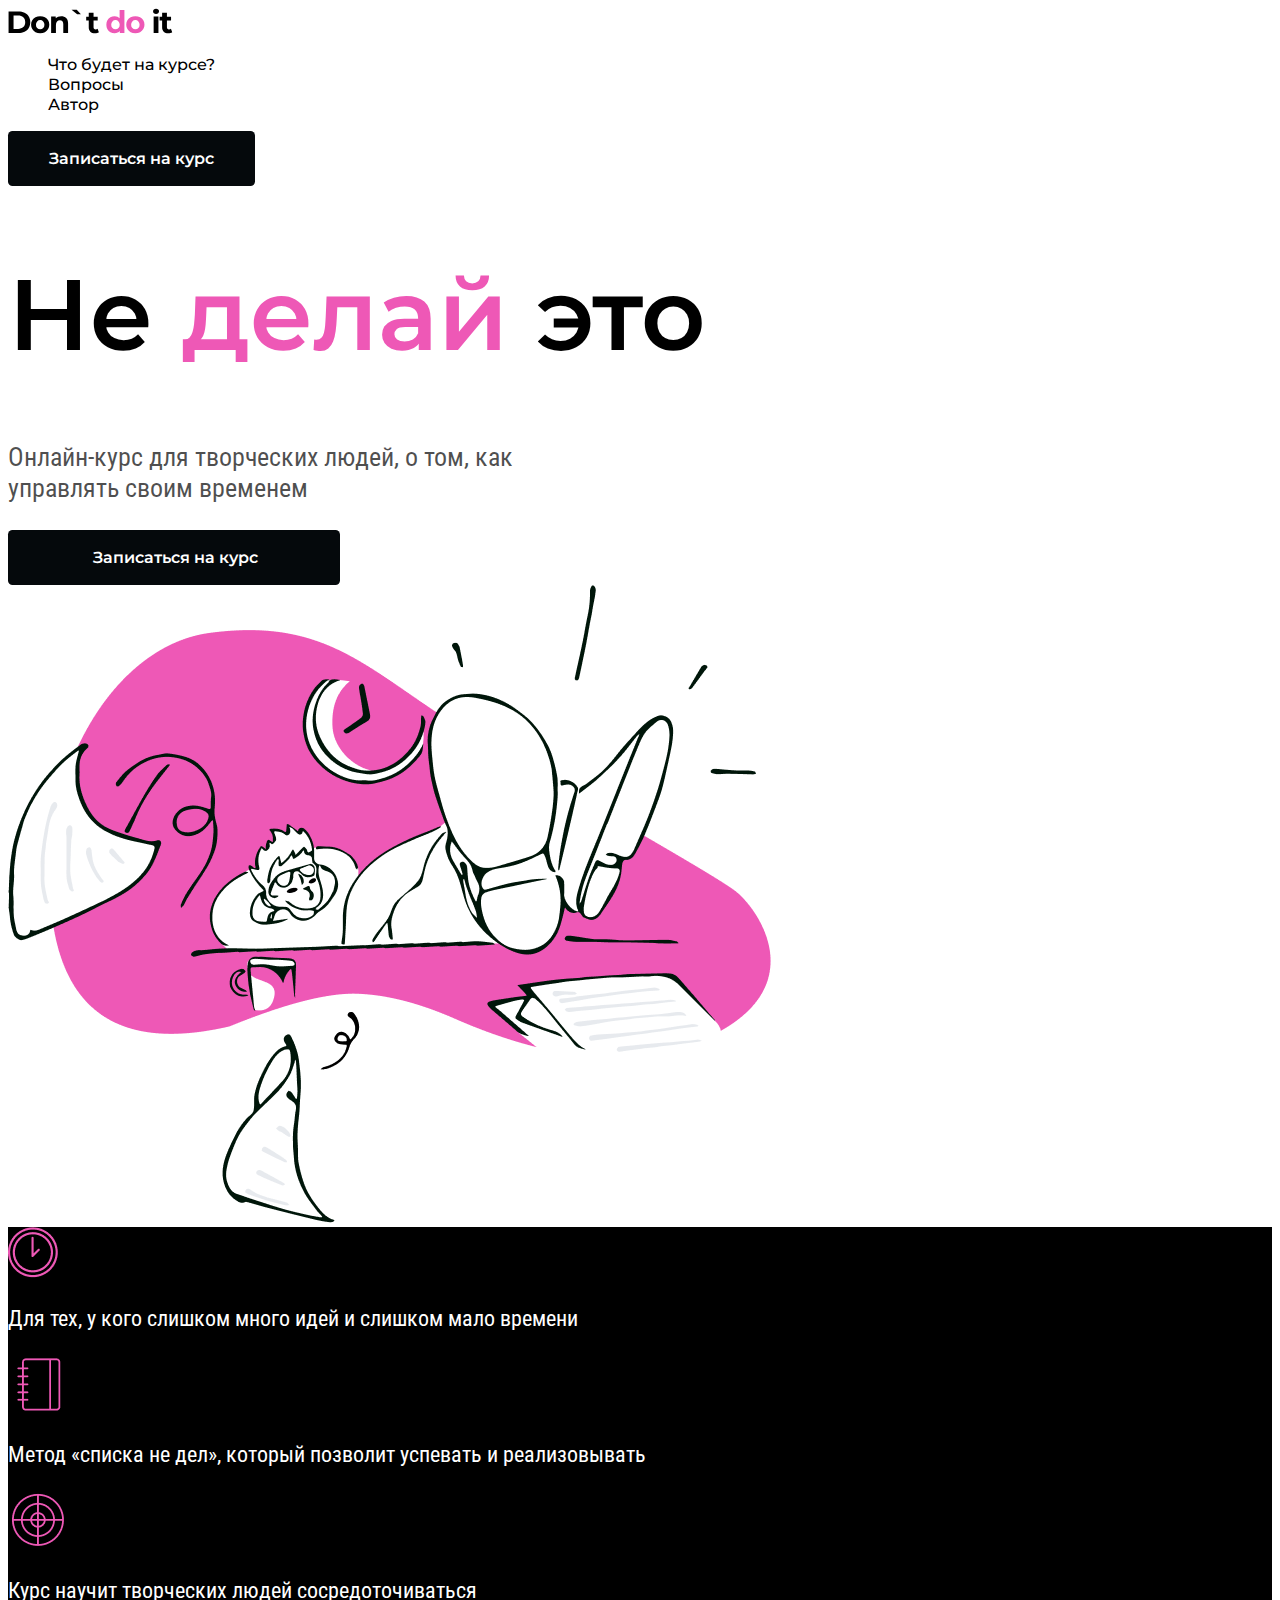
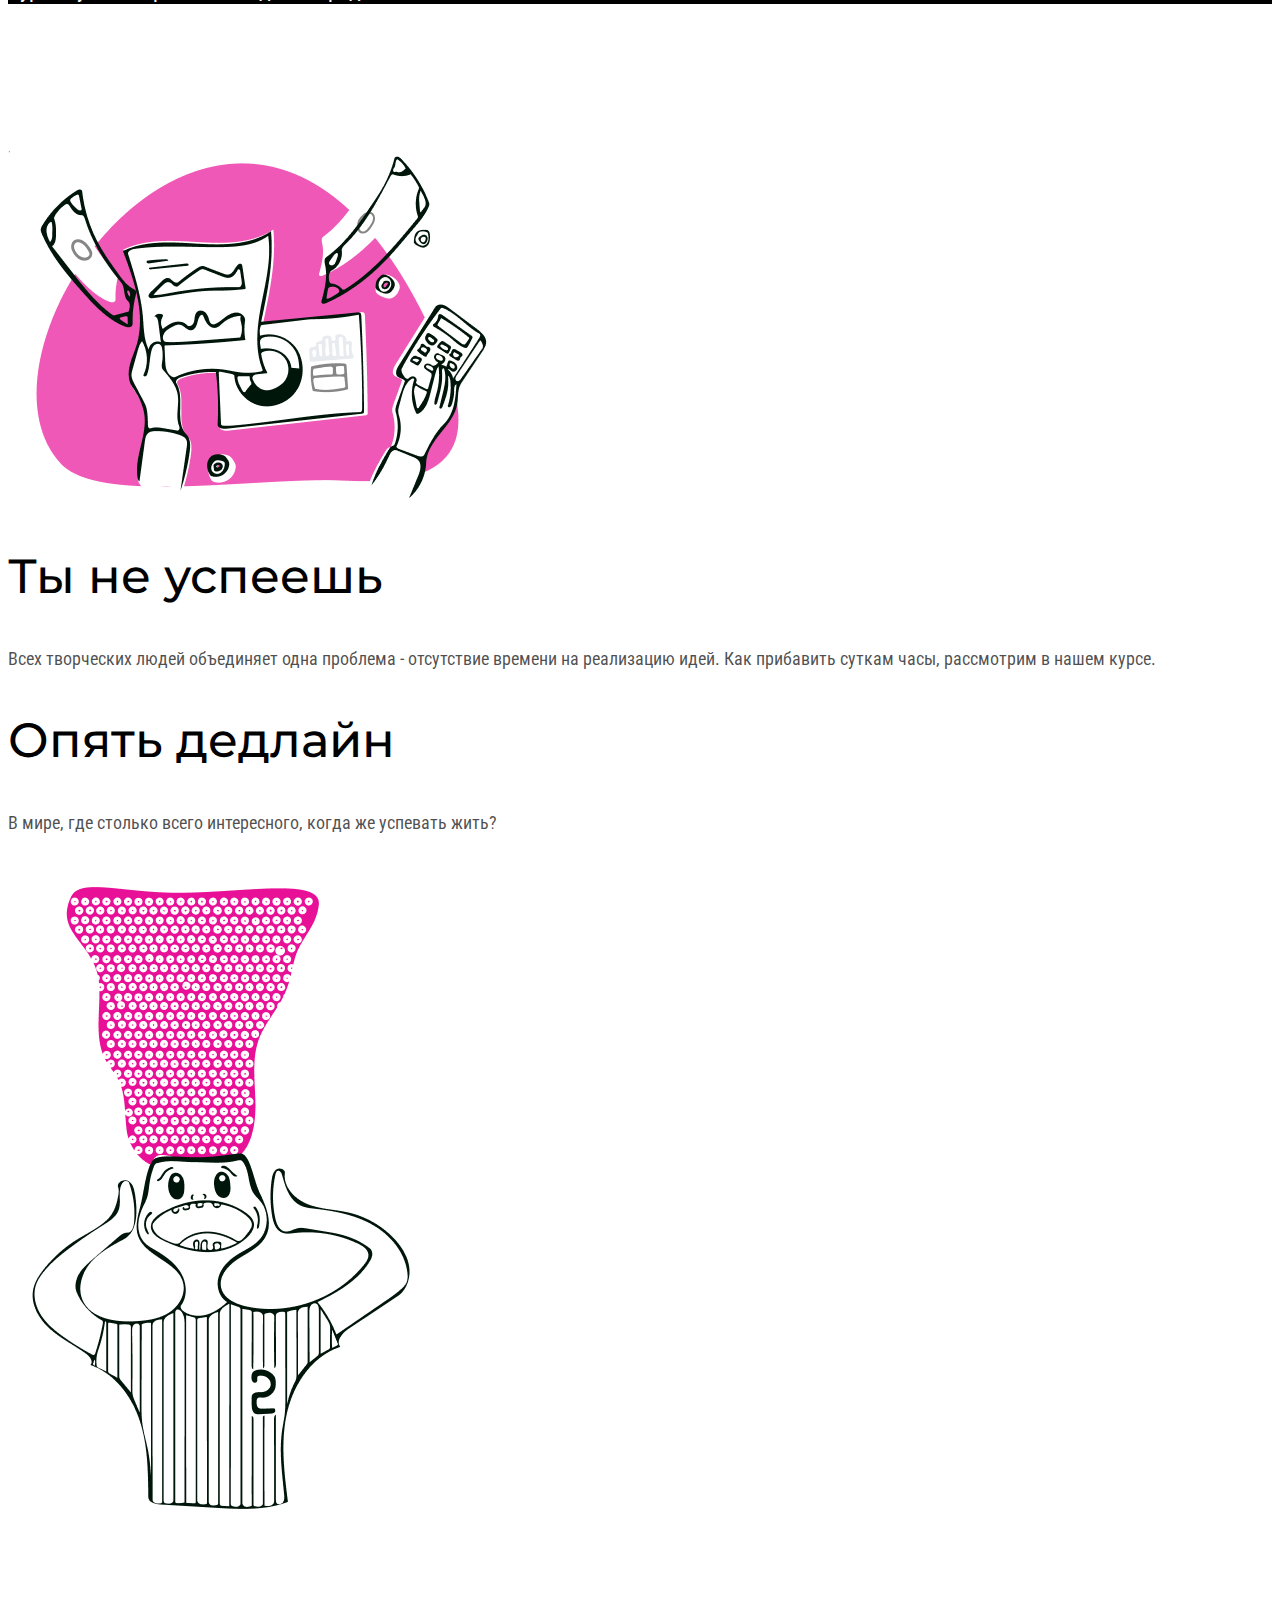
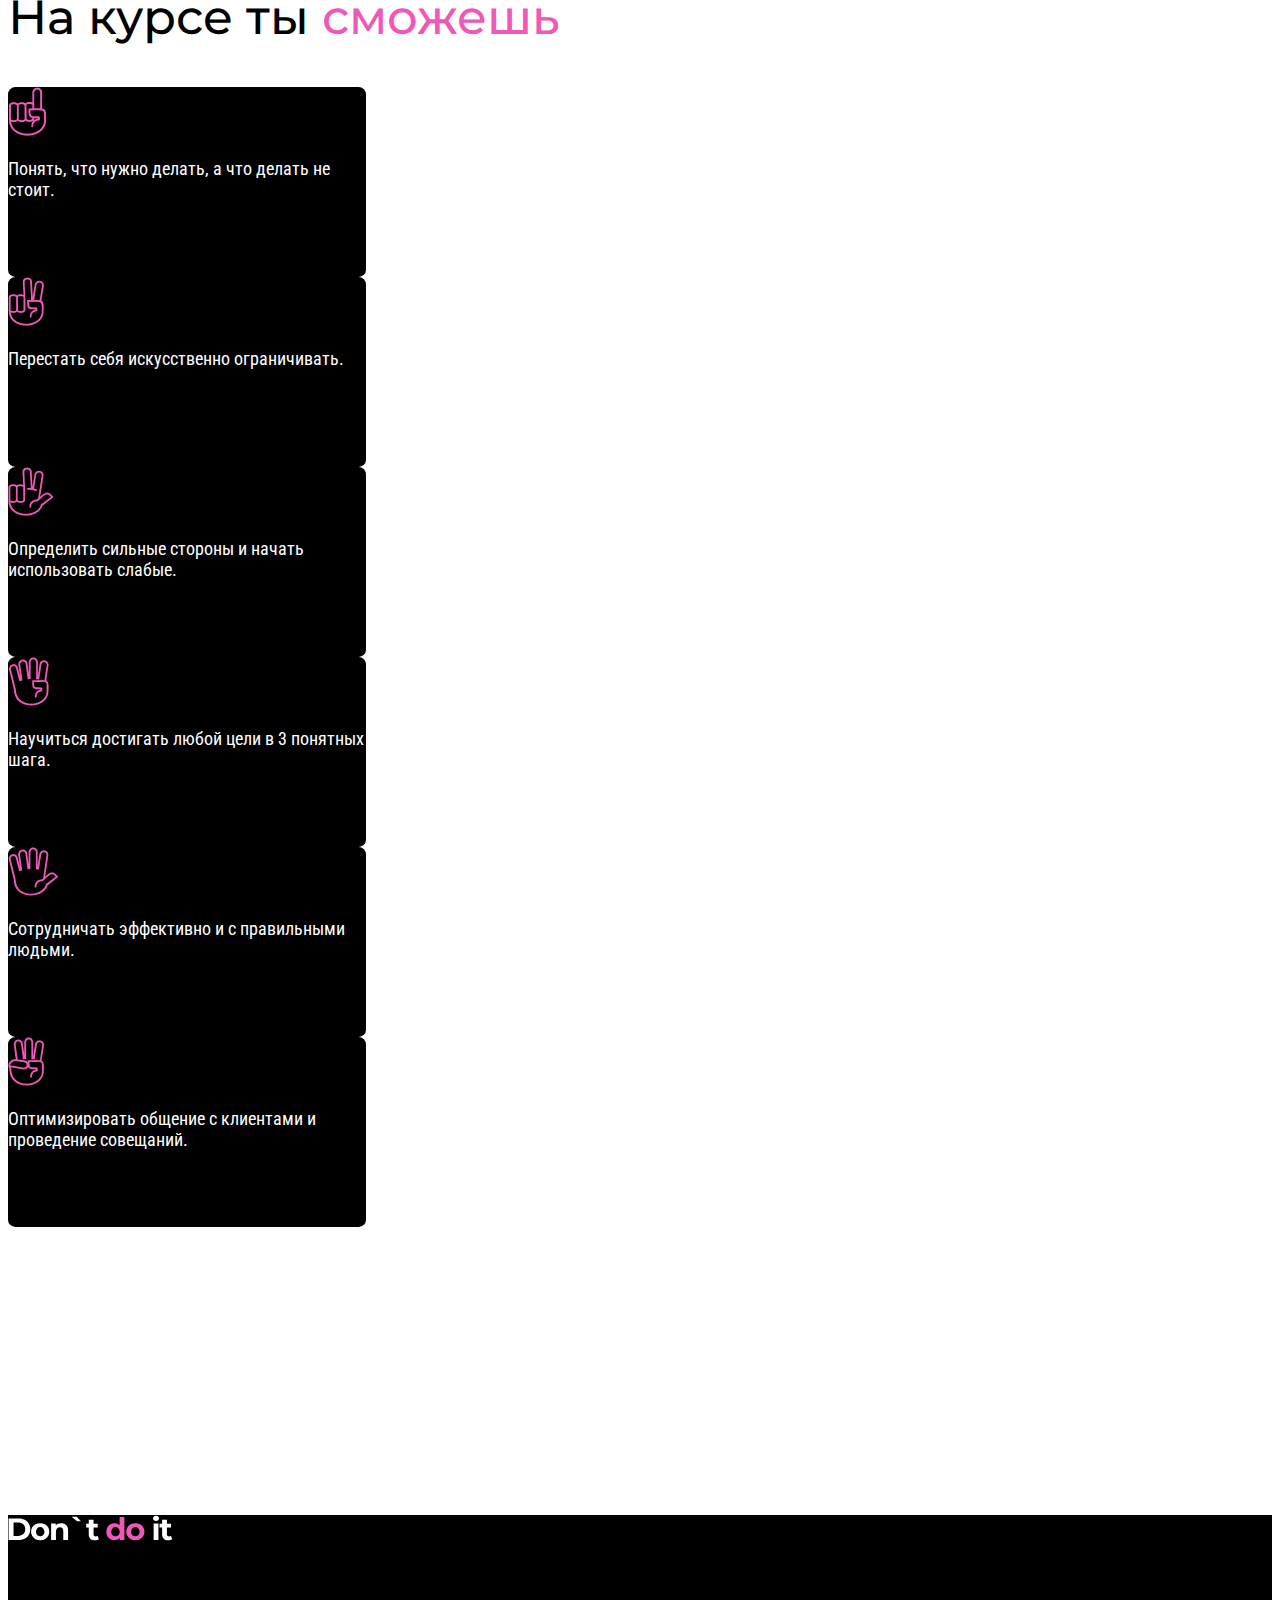
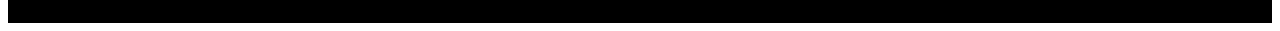
<file: LW5/index.html>
<!DOCTYPE html>
<html lang="ru">
<head>
	<meta charset="UTF-8">
	<meta name="viewport" content="width=device-width, initial-scale=1.0">
	<link href="https://fonts.googleapis.com/css2?family=Montserrat:wght@500;600;700&family=Noto+Sans:wght@700&family=Roboto+Condensed&display=swap" rel="stylesheet">
  	<link rel="stylesheet" href="css/style.css">
 	<title>Don't do it</title>
</head>
<body>
	<header class="header">
		<img class="header__logo" src="images/logo.svg" alt="logotype"/>
		<nav class="header__menu">
			<ul class="header__inline-list">
			    <li><a href="#" class="header__nav-link">Что будет на курсе?</a></li>
				<li><a href="#" class="header__nav-link"></a>Вопросы</li>
				<li><a href="#" class="header__nav-link"></a>Автор</li>	
			</ul>
			<div class="header__button button">Записаться на курс</div>
		</nav>
	</header>

	<div class="main">
		<div class="main__info">
        	<h1 class="main__title">Не <span class="pink">делай</span> это</h1>   
        	<p class="main__text">Онлайн-курс для творческих людей, о том, как<br>управлять своим временем</p>
        	<div class="main__button button">Записаться на курс</div>	
		</div>
		<div class="main__illustration">
			<img src="images/main-illustration.png" alt="chill"/>
		</div>	
	</div>

	<div class="features">
		<div class="features__blocks">
			<div class="features__time">
				<img src="images/clock.png" alt="clock" />
                <p class="feature__time-description">Для тех, у кого слишком много идей и слишком мало времени</p>
			</div>
			<div class="features__notebook">
				<img src="images/notebook.png" alt="notebook" />
                <p class="feature__notebook-description">Метод «списка не дел», который позволит успевать и реализовывать</p>
			</div>
			<div class="features__target">
				<img src="images/target.png" alt="target" />
                <p class="feature__target-description">Курс научит творческих людей сосредоточиваться</p>
			</div>
		</div>
	</div>

	<div class="deadline">
		<div class="deadline__fail">
			<div class="deadline__image">
            	<img src="images/finances.png" alt="finances" />
            </div>
      		<div class="deadline__fail-text">
        		<h2 class="deadline__title">Ты не успеешь</h2>
        		<p class="deadline__description">Всех творческих людей объединяет одна проблема - отсутствие времени на реализацию идей. Как прибавить суткам часы, рассмотрим в нашем курсе.</p>
      		</div>
		</div>
		<div class="deadline__again">
			<div class="deadline__again-text">
        		<h2 class="deadline__title">Опять дедлайн</h2>
        		<p class="deadline__description">В мире, где столько всего интересного, когда же успевать жить?</p>
      		</div>
      		<div class="deadline__image">
        		<img src="images/blowing.png" alt="blowing" />
      		</div>
			
		</div>
	</div>

	<div class="opportunities">
		<h2 class="opportunities__title">На курсе ты <span class="pink">сможешь</span></h2>	
		<div class="opportunities__blocks">
			<div class="opportunities__block block-first">
      			<img src="images/hand_one.png" alt="hand first" />
      			<p class="opportunities__block-description">Понять, что нужно делать, а что делать не стоит.</p>
    		</div>
    		<div class="opportunities__block block-second">
    		  	<img src="images/hand_two.png" alt="hand second" />
    		  	<p class="opportunities__block-description">Перестать себя искусственно ограничивать.</p>
    		</div>
    		<div class="opportunities__block block-third">
      			<img src="images/hand_three.png" alt="hand third" />
     			 <p class="opportunities__block-description">Определить сильные стороны и начать использовать слабые.</p>
    		</div>
    		<div class="opportunities__block block-fourth">
    		  	<img src="images/hand_four.png" alt="hand fourth" />
    		  	<p class="opportunities__block-description">Научиться достигать любой цели в 3 понятных шага.</		p>
    		</div>
    		<div class="opportunities__block block-fifth">
      			<img src="images/hand_five.png" alt="hand fifth" />
     			 <p class="opportunities__block-description">Сотрудничать эффективно и с правильными людьми.</p>
    		</div>
    		<div class="opportunities__block block-sixth">
      			<img src="images/hand_six.png" alt="hand sixth" />
      			<p class="opportunities__block-description">Оптимизировать общение с клиентами и проведение совещаний.</p>
    		</div>
		</div>
	</div>

	<footer class="footer">
		<img class="footer__logo" src="images/logo-white.svg" alt="logotype" />
	</footer>
	
</body>
</html>
</file>
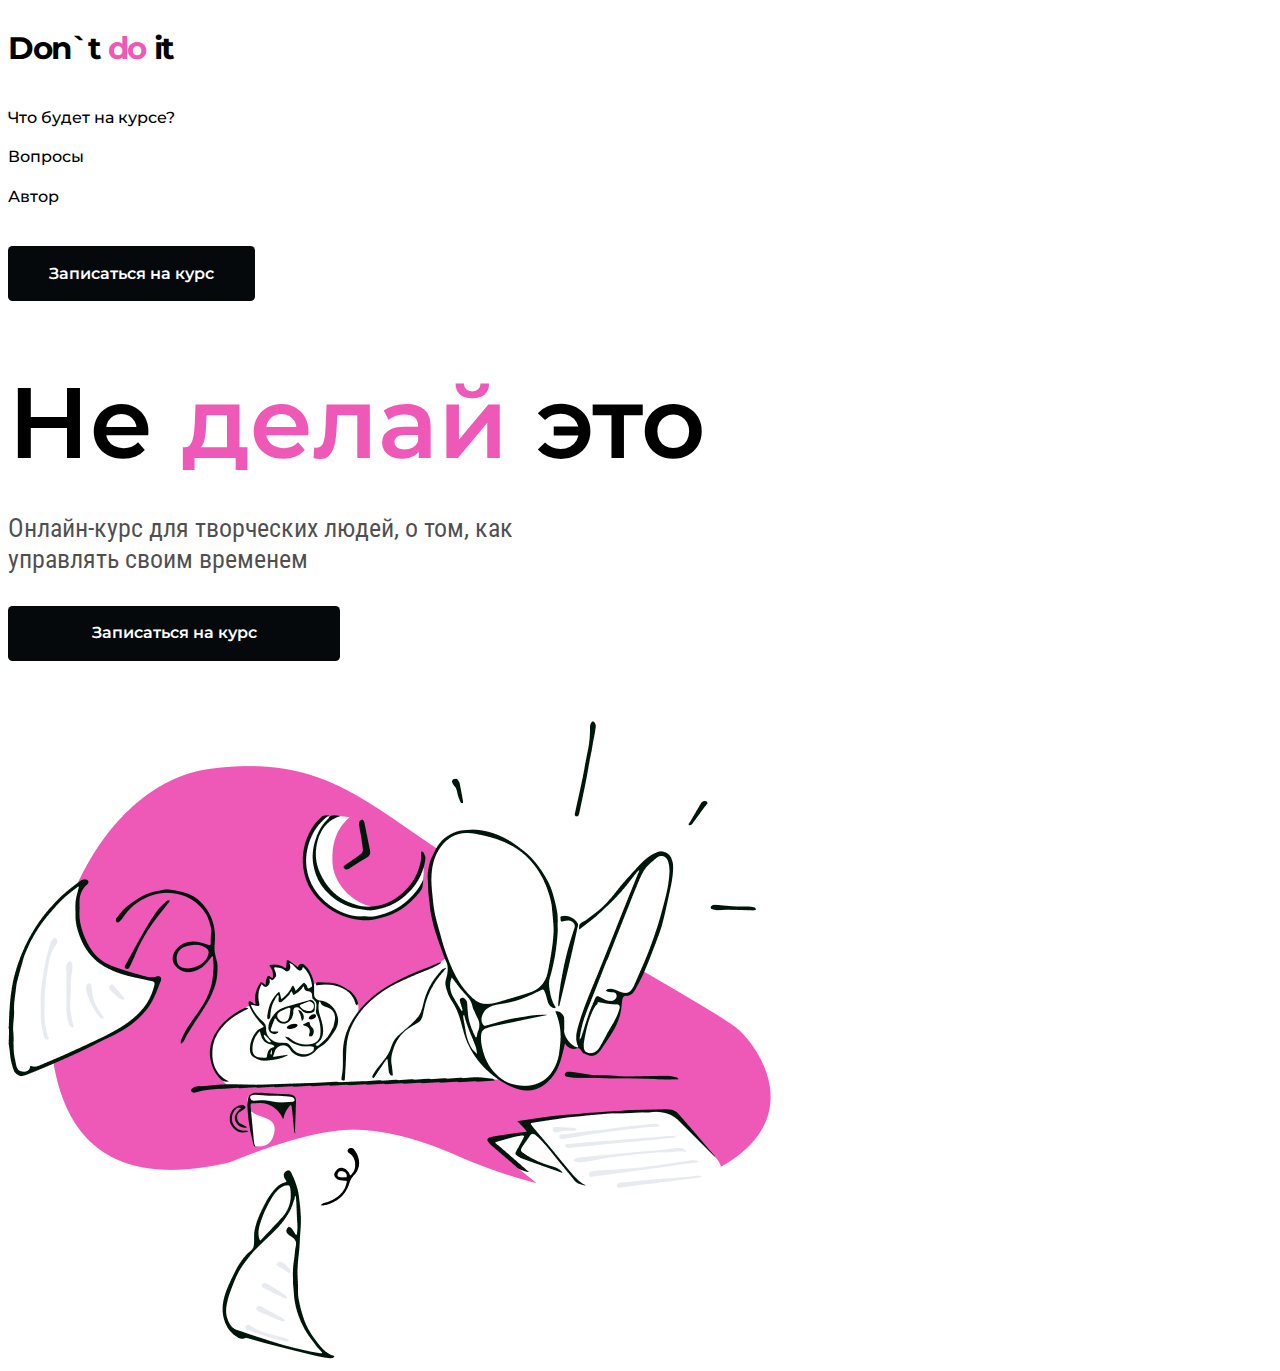
<file: LW5_2/index.html>
<!DOCTYPE html>
<html lang="ru">
<head>
    <meta charset="UTF-8">
    <link href="https://fonts.googleapis.com/css2?family=Montserrat:wght@500;700&family=Roboto+Condensed&display=swap" rel="stylesheet">
    <link rel="stylesheet" href="css/style.css">
    <title>Don't do it</title>
</head>
<body>
    <header class="header">
        <div class="header__logo">Don`t <span class="span">do</span> it</div>
        <div class="header__info">
            <div class="header__info__elem">Что будет на курсе?</div>
            <div class="header__info__elem">Вопросы</div>
            <div class="header__info__elem">Автор</div>
        </div>
        <button class="button header__button">Записаться на курс</button>
    </header>
    <section class="main">
        <div class="main__about">
            <h1 class="main__about_h1">Не <span class="span">делай</span> это</h1>
            <div class="main__about_descr">Онлайн-курс для творческих людей, о том, как<br> управлять своим временем </div>
            <button class="button main__about_button">Записаться на курс</button>  
        </div>
        <div class="main__illustration">
          <img src="images/done.png" alt="" class="main__illustration_img">
        </div>
    </section>
</body>
</html>
</file>
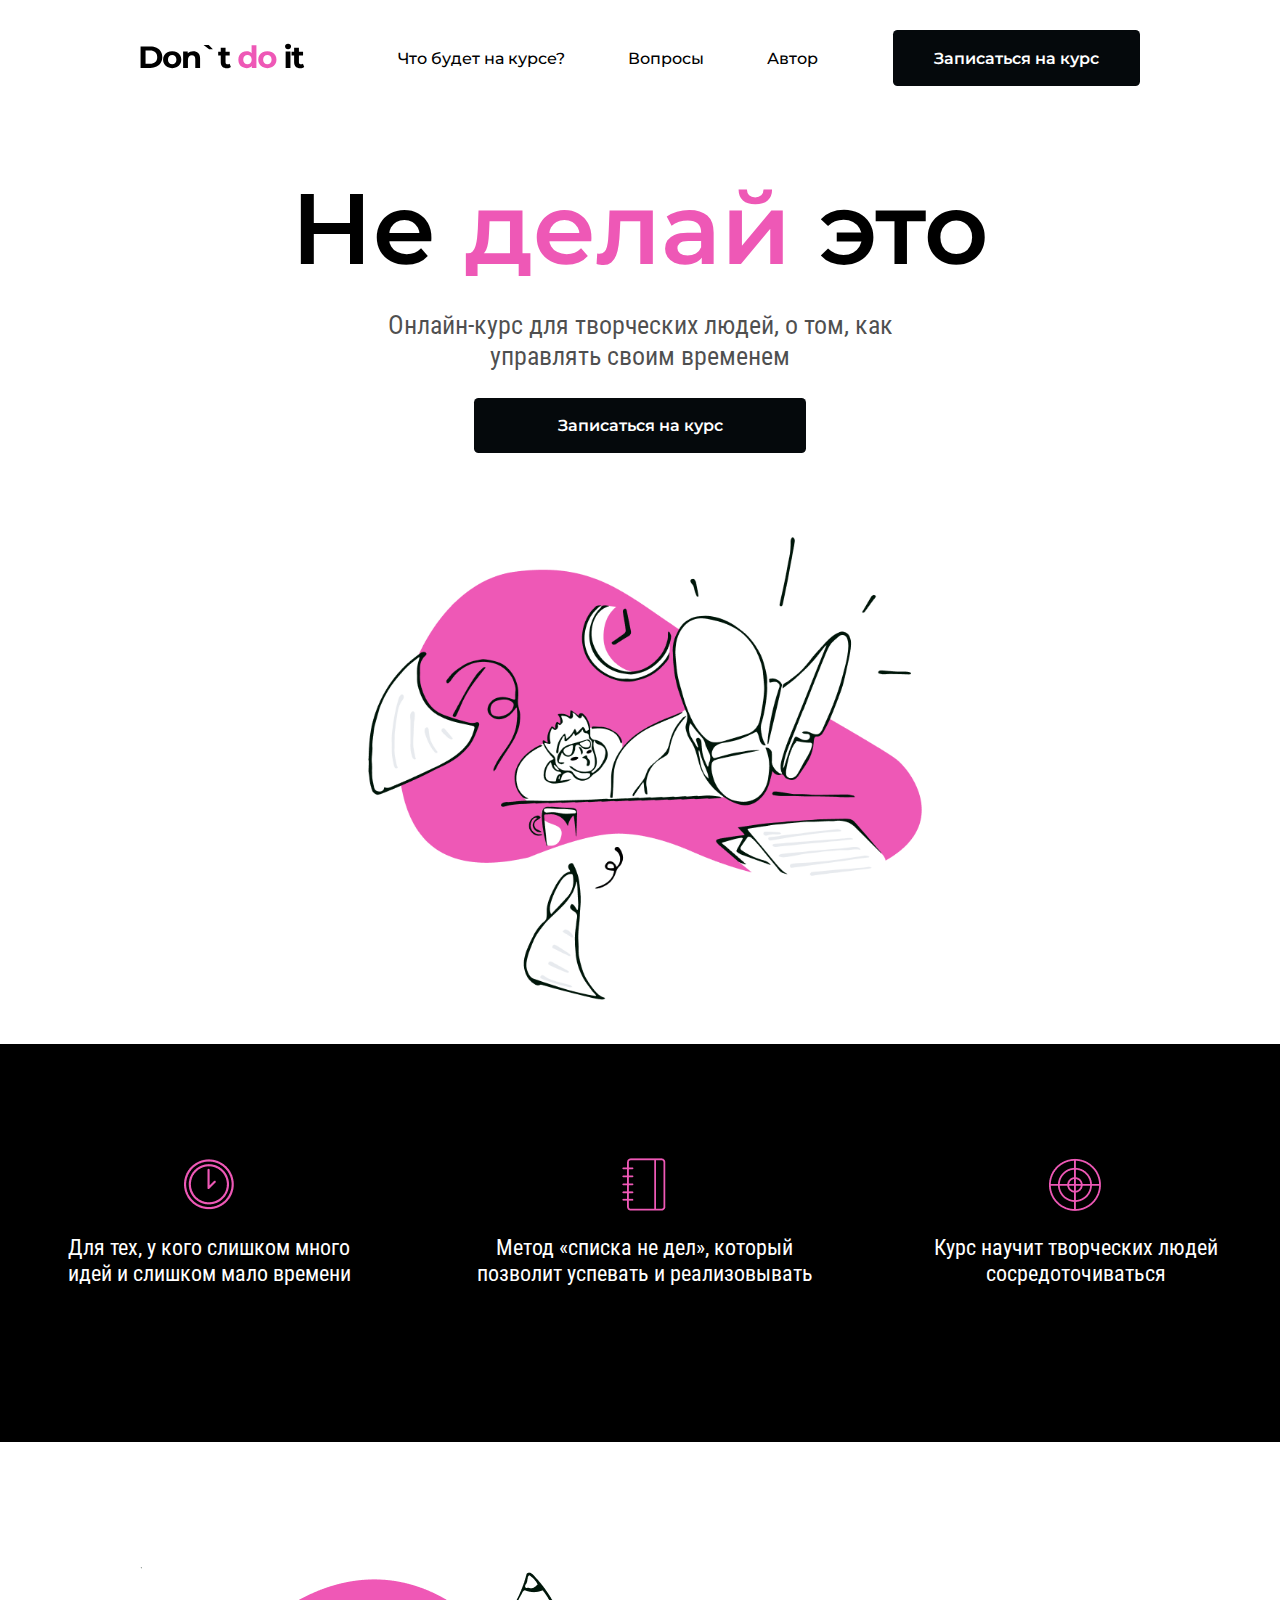
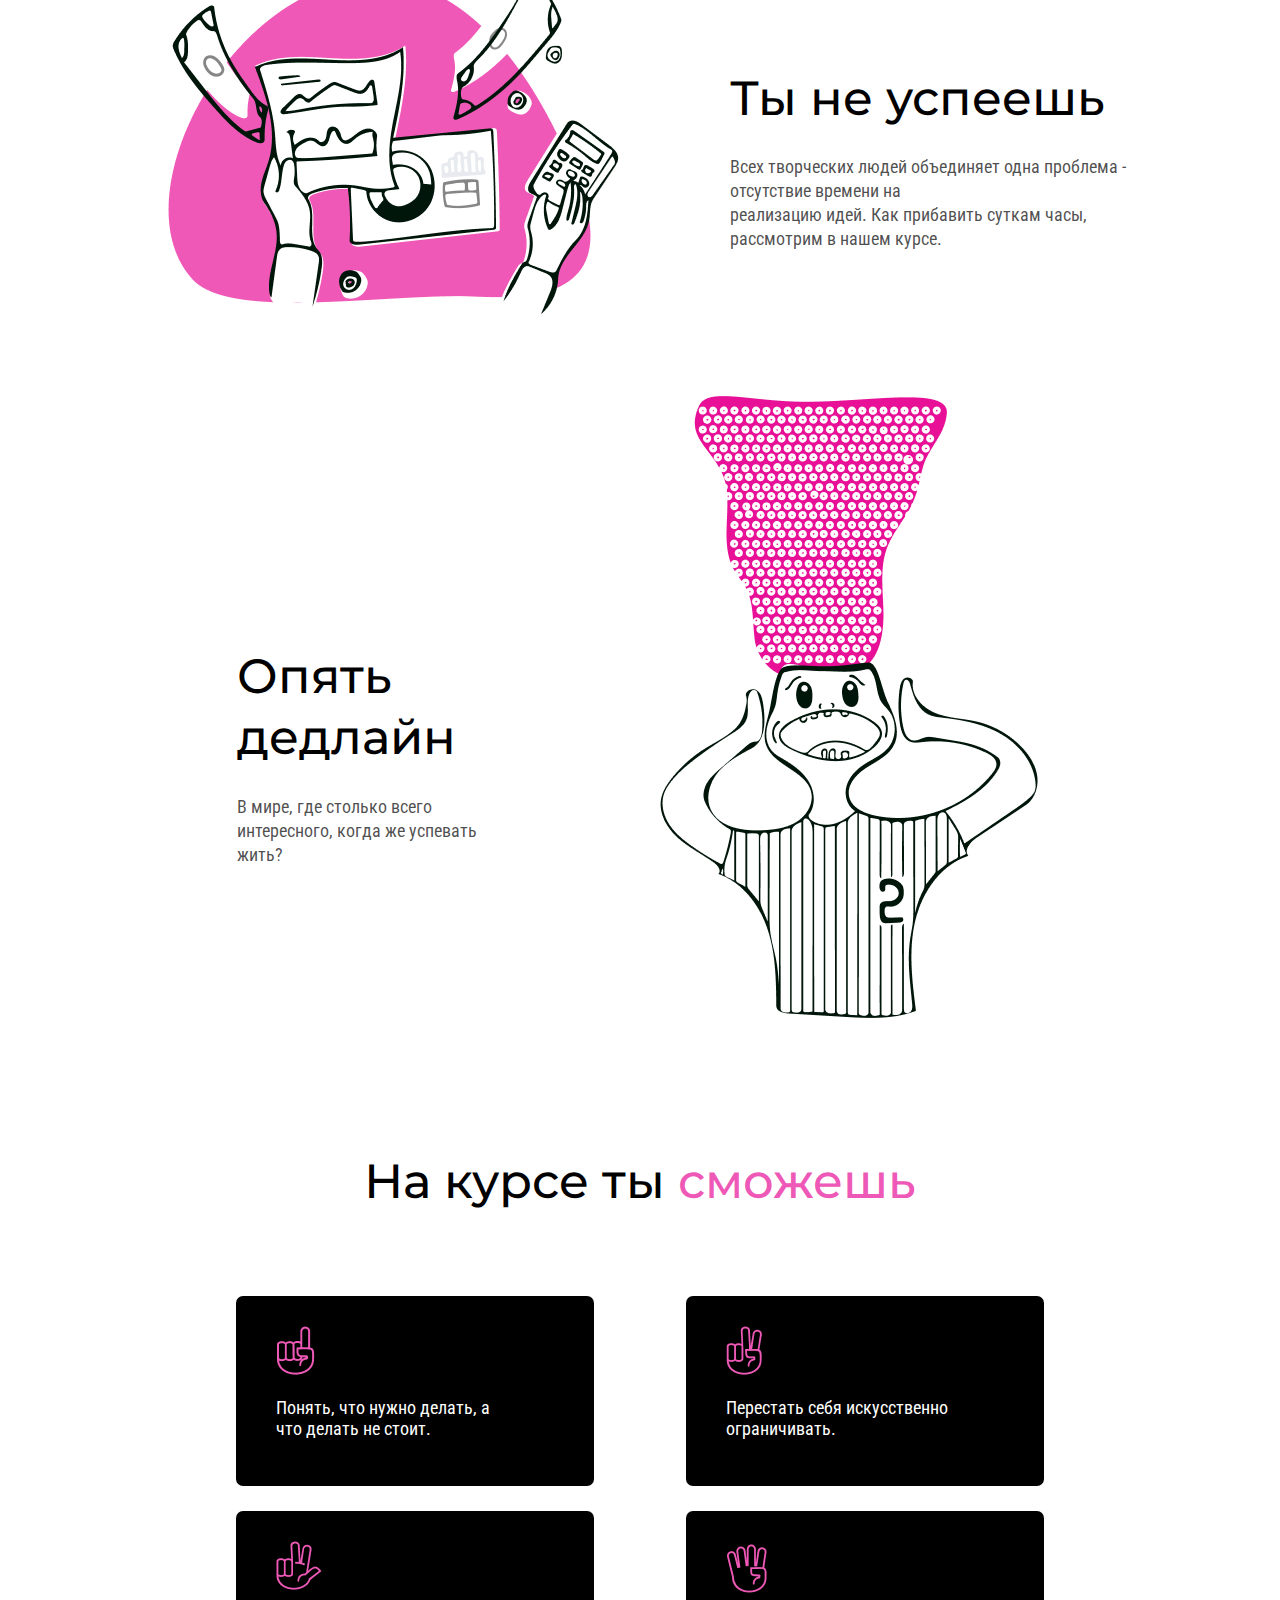
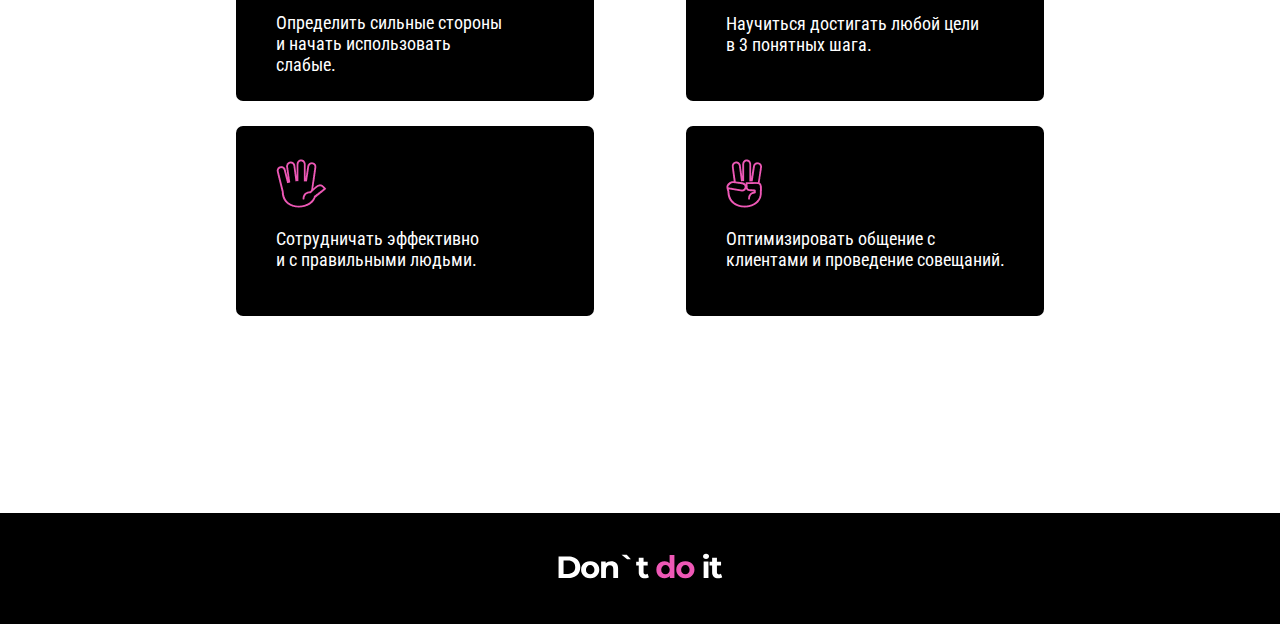
<file: LW7/index.html>
<!DOCTYPE html>
<html lang="ru">
<head>
	<meta charset="UTF-8">
	<meta name="viewport" content="width=device-width, initial-scale=1.0">
	<link href="https://fonts.googleapis.com/css2?family=Montserrat:wght@500;600;700&family=Noto+Sans:wght@700&family=Roboto+Condensed&display=swap" rel="stylesheet">
  	<link rel="stylesheet" href="css/style.css">
 	<title>Don't do it</title>
</head>
<body>
	<header class="header">
		<img class="header__logo" src="images/logo.svg" alt="logotype"/>
		<div class="header-right-content">
			<nav class="header__menu">
				<ul class="header__inline-list">
				    <li><a href="#" class="header__nav-link">Что будет на курсе?</a></li>
					<li><a href="#" class="header__nav-link"></a>Вопросы</li>
					<li><a href="#" class="header__nav-link"></a>Автор</li>	
				</ul>
				<div class="header__button button">Записаться на курс</div>
			</nav>	
		</div>
	</header>

	<div class="main">
		<div class="main__info">
        	<h1 class="main__title">Не <span class="pink">делай</span> это</h1>   
        	<p class="main__text">Онлайн-курс для творческих людей, о том, как<br>управлять своим временем</p>
        	<div class="main__button button">Записаться на курс</div>	
		</div>
		<div class="main__illustration">
			<img src="images/main-illustration.png" alt="chill"/>
		</div>	
	</div>

	<div class="features">
		<div class="features__blocks">
			<div class="features__block features__time">
				<img src="images/clock.png" alt="clock" />
                <p class="feature__time-description">Для тех, у кого слишком много идей и слишком мало времени</p>
			</div>
			<div class="features__block features__notebook">
				<img src="images/notebook.png" alt="notebook" />
                <p class="feature__notebook-description">Метод «списка не дел», который позволит успевать и реализовывать</p>
			</div>
			<div class="features__block features__target">
				<img src="images/target.png" alt="target" />
                <p class="feature__target-description">Курс научит творческих людей сосредоточиваться</p>
			</div>
		</div>
	</div>

	<div class="deadline">
		<div class="deadline__fail">
			<div class="deadline__image">
            	<img src="images/finances.png" alt="finances" />
            </div>
      		<div class="deadline__fail-text">
        		<h2 class="deadline__title deadline__fail-title">Ты не успеешь</h2>
        		<p class="deadline__description deadline__fail-description">Всех творческих людей объединяет одна проблема - отсутствие времени на<br> реализацию идей. Как прибавить суткам часы, рассмотрим в нашем курсе.</p>
      		</div>
		</div>
		<div class="deadline__again">
			<div class="deadline__again-text">
        		<h2 class="deadline__title deadline__again-title">Опять дедлайн</h2>
        		<p class="deadline__description deadline__again-description">В мире, где столько всего интересного, когда же успевать жить?</p>
      		</div>
      		<div class="deadline__image">
        		<img src="images/blowing.png" alt="blowing" />
      		</div>
			
		</div>
	</div>

	<div class="opportunities">
		<h2 class="opportunities__title">На курсе ты <span class="pink">сможешь</span></h2>	
		<div class="opportunities__blocks">
			<div class="opportunities__block opportunities__block-first">
      			<img src="images/hand_one.png" alt="hand first" />
      			<p class="opportunities__block-description">Понять, что нужно делать, а что делать не стоит.</p>
    		</div>
    		<div class="opportunities__block opportunities__block-second">
    		  	<img src="images/hand_two.png" alt="hand second" />
    		  	<p class="opportunities__block-description">Перестать себя искусственно ограничивать.</p>
    		</div>
    		<div class="opportunities__block opportunities__block-third">
      			<img src="images/hand_three.png" alt="hand third" />
     			 <p class="opportunities__block-description">Определить сильные стороны и начать использовать слабые.</p>
    		</div>
    		<div class="opportunities__block opportunities__block-fourth">
    		  	<img src="images/hand_four.png" alt="hand fourth" />
    		  	<p class="opportunities__block-description">Научиться достигать любой цели в 3 понятных шага.</		p>
    		</div>
    		<div class="opportunities__block opportunities__block-fifth">
      			<img src="images/hand_five.png" alt="hand fifth" />
     			 <p class="opportunities__block-description">Сотрудничать эффективно и с правильными людьми.</p>
    		</div>
    		<div class="opportunities__block opportunities__block-sixth">
      			<img src="images/hand_six.png" alt="hand sixth" />
      			<p class="opportunities__block-description">Оптимизировать общение с клиентами и проведение совещаний.</p>
    		</div>
		</div>
	</div>
	<?php
    	include "form.php";
  	?>


	<footer class="footer">
		<img class="footer__logo" src="images/logo-white.svg" alt="logotype" />
	</footer>
	
</body>
</html>
</file>
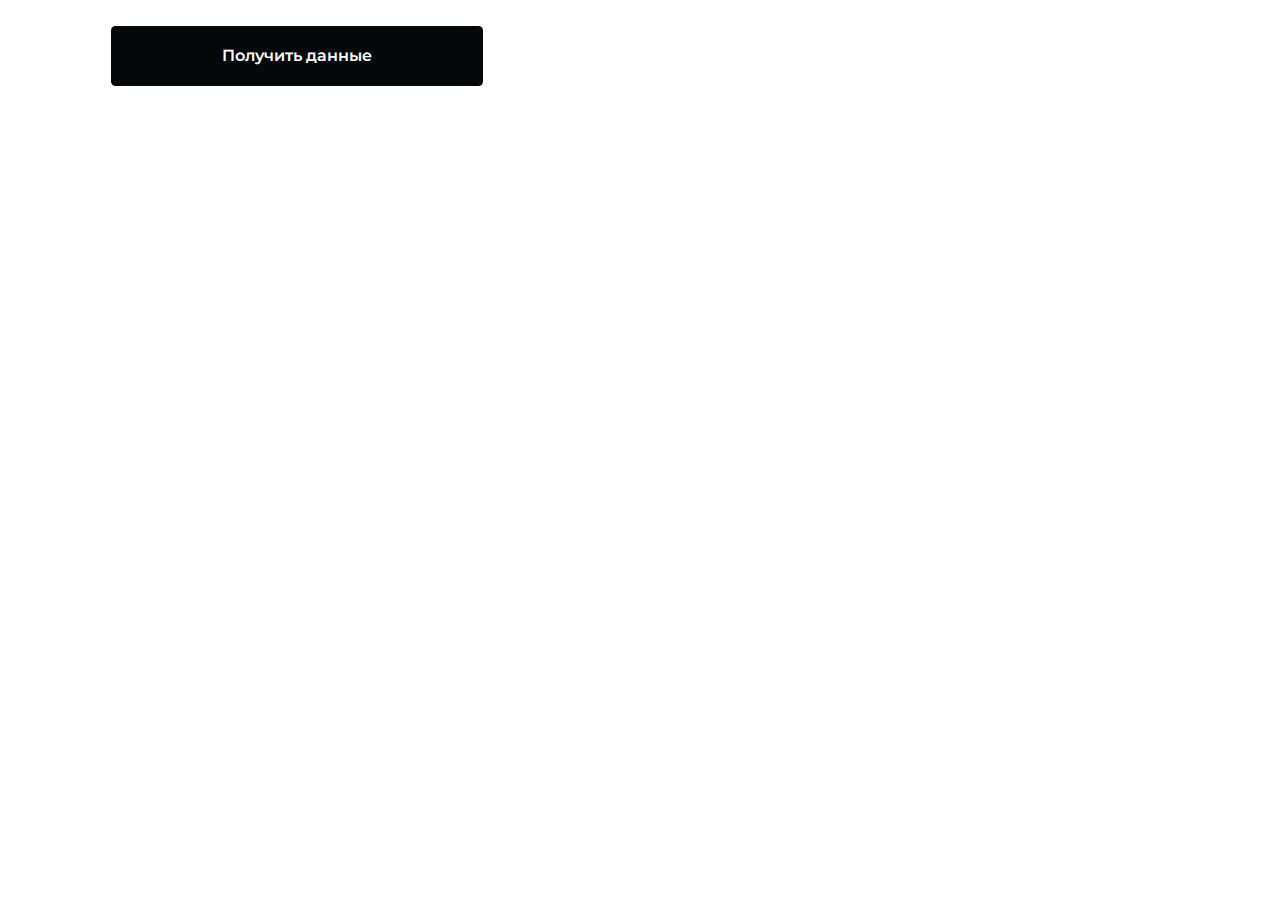
<file: LW11/userdata.html>
<!DOCTYPE html>
<html lang="en">
<head>
  <meta charset="utf-8">
  <title>Don't do it</title>

  <link rel="preconnect" href="https://fonts.googleapis.com">
  <link rel="preconnect" href="https://fonts.gstatic.com" crossorigin>
  <link href="https://fonts.googleapis.com/css2?family=Montserrat:wght@500;600;700&display=swap" rel="stylesheet">
  <link href="https://fonts.googleapis.com/css2?family=Roboto+Condensed&display=swap" rel="stylesheet">
  <link rel="stylesheet" href="css/style.css">
  <script src="script/request-users.js" defer></script>
</head>
<body>
  <div class="users">
    <div class="button users__btn-get-data" onClick="requestUsers()">Получить данные</div>
    <br>
  </div>
</body>
</html>
</file>
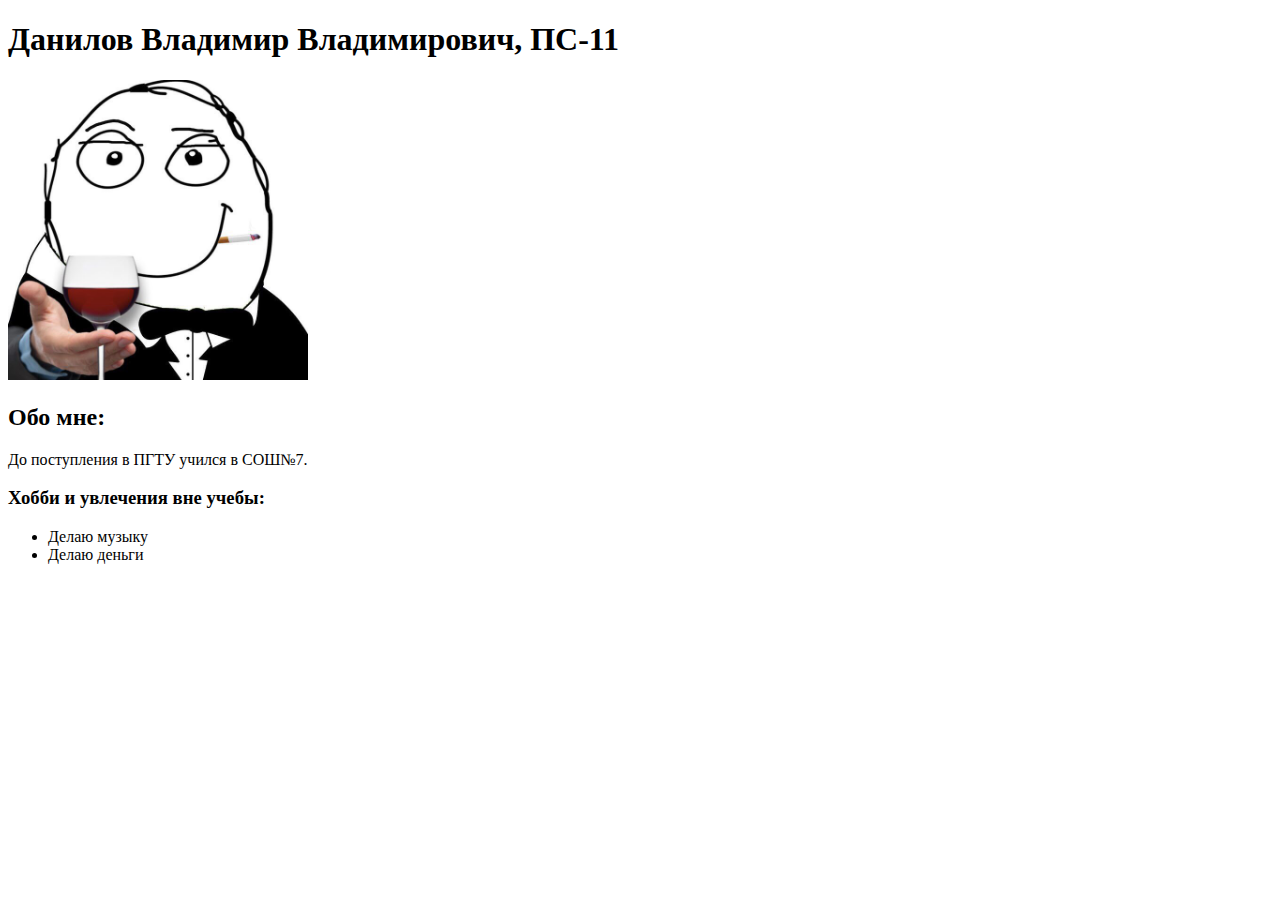
<file: LW4/example.html>
﻿<!DOCTYPE html>
<html lang="ru">
    <head>
        <meta charset="UTF-8">
        <title>First Page</title>
    </head>
    <body>
        <h1>Данилов Владимир Владимирович, ПС-11</h1>
        <img width="300px" height="300px" src="me.jpg" alt="my photo"/>
        <h2>Обо мне:</h2>
        <p>До поступления в ПГТУ учился в СОШ№7.</p>
        <h3>Хобби и увлечения вне учебы:</h3>
        <ul>
            <li>Делаю музыку</li>
            <li>Делаю деньги</li>
        </ul>
    </body>
</html>
</file>
<file: LW5/css/style.css>
.header
{
	font: 500 16px/20px 'Montserrat', sans-serif;
}

.header__inline-list
{
	list-style-type: none;
}

.header__nav-link
{
	text-decoration: none;
	color: #000;
}

.button
{
	color: #FFFFFF;
	font: 600 16px/16px 'Montserrat';
	letter-spacing: 0em;
	text-align: center;
	box-sizing: border-box;
	border-radius: 4.59px;
	background: #05090C;
}

.button:hover
{
	cursor: pointer;
}

.header__button
{
	padding: 20px 40px 19px 40px;
	max-width: 247px;
}


.pink
{
	color: #EE58B6;
}

.main__title
{
	font: 600 100px/122px 'Montserrat';
	letter-spacing: 0em;
    color: #000;
}

.main__text
{
	font: 400 26px/31px 'Roboto Condensed', sans-serif;
	letter-spacing: 0em;
	color: #000000B2;
}

.main__button
{
	max-width: 332px;
	padding: 20px 81px 19px 84px;
}

.features
{
	font: 400 22px/26px 'Roboto Condensed';
	letter-spacing: 0em;
	background: #000;
    color:#fff;
}


.deadline__title
{
	font: 500 48px/61px 'Montserrat';
	font-family: Montserrat;
	letter-spacing: 0em;

}

.deadline__description
{
	font: 400 18px/24px 'Roboto Condensed';
	color: #000000B2;
	letter-spacing: 0em;
}
.opportunities
{
	margin-bottom: 288px;
}
.opportunities__title
{
	font: 500 48px/59px 'Montserrat';
	font-family: Montserrat;
	letter-spacing: 0em;
}

.opportunities__blocks
{
	font: 400 18px/21px 'Roboto Condensed';
	color: #fff;
	letter-spacing: 0em;
}

.opportunities__block
{
	background: #000;
	max-width: 358px;
	height: 190px;
	border-radius: 7.36px;
}

.footer
{
    background-color: #000;
    height: 108px;
    color: #fff;
}
</file>
<file: LW5_2/css/style.css>
.span
{
    color: #EE58B6;
}

.header
{
    margin: 30px 0;
}
.header__info
{
    font: normal 500 16px/19.5px Montserrat;
    margin: 40px 0;
}

.header__info__elem
{
    margin-bottom: 20px;
}

.header .header__button
{
    width: 247px;
    height: 55px;
    left: 1433px;
    top: 0px;
    text-align: center;
}
.header__logo
{
    letter-spacing: -0.045em;
    font: normal 700 30.8354px/122.33% Montserrat;
}

.button
{
    border: none;
    border-radius: 4.59px;
    background: #05090C;
    font: normal 600 16px/16px Montserrat;
    color: white;
}
.main .main__about
{
    margin: 60px 0;
} 
.main__about .main__about_h1
{
    font: normal 600 100px/122.35% Montserrat;
    margin: 0 0 30px 0;
}

.main__about .main__about_button
{
    width: 332px;
    height: 55px;
    left: 0px;
    top: 251px;
}

.main__about .main__about_descr
{
    font: normal 400 26px/31.2px Roboto Condensed;
    color: rgba(0, 0, 0, 0.7);
    margin-bottom: 30px;
}
</file>
<file: LW7/css/style.css>
body
{
    padding: 0;
    margin: 0;
}

.header
{
	width: 1680px;
	font: 500 16px/19px 'Montserrat', sans-serif;
	display: flex;
    justify-content: space-between;
    margin: 28px 120px 73px 120px; 
}

.header__logo
{
    margin-left: 2px;
    max-width: 203px;
}

.header__menu
{
	display: flex;
	align-items: center;
}

.header__inline-list
{
	padding: 0;
	list-style-type: none;
	display: flex;
	margin-right: 12px;
}

.header__inline-list li
{
	margin-top: 5px;
	margin-right: 87.5px;
}


.header__nav-link
{
	text-decoration: none;
	color: #000;
}

.header__button
{
	padding: 21px 20px 19px 20px;
	max-width: 247px;
	width: 247px;
	position: relative;
	top: 2px;
}

.button
{
	border: none;
	color: #fff;
	font: 600 16px/16.46px 'Montserrat';
	letter-spacing: 0px;
	text-align: center;
	box-sizing: border-box;
	border-radius: 4.59px;
	background: #05090c;
}

.button:hover
{
	cursor: pointer;
}



.pink
{
	color: #EE58B6;
}

.main
{
	max-width: 1580px;
	margin: 0px 162px 61px 178px;
	display: flex;
    justify-content: space-between;

}

.main__info
{
	box-sizing: border-box;
}

.main__illustration
{
	margin-right: 26px;
}
.main__title
{
	font: 600 100px/122px 'Montserrat';
	letter-spacing: 0em;
    color: #000;
    margin-top: 150px;

}

.main__text
{
	font: 400 26px/31px 'Roboto Condensed', sans-serif;
	letter-spacing: 0em;
	color: #000000b2;
	margin-top: -46px;
}

.main__button
{
	max-width: 332px;
	padding: 20px 40px 18px 40px;
    margin-top: 47px;
}

.features
{
	font: 400 22px/26px 'Roboto Condensed';
	letter-spacing: 0em;
	background: #000;
    color:#fff;
}
.features__blocks
{
	margin: 0 340px 0 382px;
	display: flex;
}
.features__block
{
	text-align: center;
	padding: 111px 0 142px 0;
}
.features__time
{
	width: 303px;
	height: 145px;
	margin-right: 106px;
}
.features__time img
{
	margin-top: 4px;
}
.feature__time-description
{
	margin-top: 19px;
}
.features__notebook
{
	max-width: 337px;
	height: 132px;
	margin-right: 108px;
	margin-top: -1px;
}
.features__notebook img
{
	margin-left: -3px;
}
.feature__notebook-description
{
	margin-top: 15px;
}
.features__target
{
	height: 132px;
	width: 293px;
}
.feature__target-description
{
	margin-top: 14px;
}

.deadline
{
	margin: 71px 370px 0 365px;
}
.deadline__title
{
	font: 500 48px/61px 'Montserrat';
	font-family: Montserrat;
	letter-spacing: 0em;

}

.deadline__fail
{
	display: flex;
}
.deadline__fail-text
{
	margin-left: 52px;
	margin-top: 186px;
}
.deadline__fail-description
{
	margin-top: -14px;
}

.deadline__again
{
	display: flex;
	margin-top: 40px;
}
.deadline__again-text
{
	margin-top: 244px;
	margin-left: 27px;
	margin-right: 147px;
}
.deadline__again-description
{
	margin-top: -13px;
}

.deadline__description
{
	font: 400 18px/24px 'Roboto Condensed';
	color: #000000b2;
	letter-spacing: 0em;
}

.opportunities
{
	margin-top: 95px;

}
.opportunities__title
{
	margin-left: 16px;
	font: 500 48px/59px 'Montserrat';
	font-family: Montserrat;
	letter-spacing: 0em;
	text-align: center;
}

.opportunities__blocks
{
	margin: 60px 392px 0 393px;
	font: 400 18px/21px 'Roboto Condensed';
	color: #fff;
	letter-spacing: 0em;
	width: 1134px;
    display: flex;
    flex-wrap: wrap;
    justify-content: space-between;
}

.opportunities__block
{
	background: #000;
	width: 358px;
	height: 190px;
	border-radius: 7px;
	box-sizing: border-box;
	padding: 30px 78px 11px 40px;
}
.opportunities__block-third
{
	padding-right: 80px;
}

.opportunities__block-fourth,
.opportunities__block-fifth,
.opportunities__block-sixth
{
	margin-top: 29px;
	padding: 33px 78px 11px 40px;
}
.opportunities__block-fourth
{
	padding-right: 55px;
}
.opportunities__block-fifth
{
	padding-right: 107px;
}
.opportunities__block-sixth
{
	padding-right: 33px;
}

.opportunities__block-fourth .opportunities__block-description,
.opportunities__block-fifth .opportunities__block-description,
.opportunities__block-sixth .opportunities__block-description
{
	margin-top: 16px;
}

.footer
{
	margin-top: 197px;
    background-color: #000;
    color: #fff;
    text-align: center;
    padding: 40px 0 41px 0;
}
.footer__logo
{
	margin-left: 9px;
}


@media screen and (max-width: 1900px)
{
	.header
	{
		width: 1580px;
		margin: 28px auto 73px auto;
	}
	.header__logo
	{
		margin-left: 0;
	}
	.deadline__again
	{
		margin-left: 70px;
	}
	.opportunities__blocks
	{
		margin: 60px auto 0 auto;
	}
	.features__blocks
	{
		margin: 20px auto 0 auto;
		justify-content: space-around;
	}
	.features__time,
	.features__notebook
	{
		margin-right: 0;
	}
	.deadline
	{
		display: flex;
		flex-direction: column;
		align-items: center;
		margin: 0 auto;
	}
	.opportunities__title
	{
		margin-left: 0px;
	}
	.footer__logo
	{
		margin-left: 0px;
	}

}
@media screen and (max-width: 1678px)
{
    .header
    {
    	width: 1376px;
    }
    .main__title
    {
    	max-width: 1600;
    	margin-top: 83px;
    }
    .main__illustration img
	{
		width: 90%;
		margin-top: 70px;
		margin-left: 36px;
	}
	.deadline
	{
		max-width: 1580px;
	}
}
@media screen and (max-width: 1534px)
{
    .header
    {
    	width: 1300px;
    	margin-bottom: 40px;
    }
    .main__illustration img
	{
		width: 90%;
		margin-top: 84px;
	}
	.main
    {
        max-width: 1134px;
    }
}
@media screen and (max-width: 1366px)
{
    .header
    {
    	width: 1000px;
    }

    .header__inline-list li 
    {
  		margin-top: 5px;
  		margin-right: 63px;
	}
	.main__illustration img
	{
		width: 50%;
	}
	.main
	{
		display: block;
        text-align: center;
        margin: 0 auto 40px auto;
	}
	.main__button
	{
		margin: 0 auto;
	}
	.deadline
	{
		max-width: 1000px;
	}
	.opportunities__blocks {
		max-width: 900px;
		justify-content: space-around;
	}
	.opportunities__block
	{
		margin-top: 25px;
	}
}
@media screen and (max-width: 1100px)
{
	.header
	{
		width: 768px;
		flex-direction: column;
		align-items: center;
	}
	.header__button
	{
		display: none;
	}
	.header__inline-list
	{
		margin-right: 0;
	}
	.header__inline-list li:last-child
	{
		margin-right: 0;
	}
	.main__title
	{
		font: 600 70px/61px 'Montserrat';
	}
	.main__text
	{
		margin-top: -22px;
	}
	.main__illustration img
	{
		margin-top: 34px;
	}
	.features__blocks
	{
		flex-direction: column;
		align-items: center;
	}
	.features__block
	{
		padding: 50px 0;
	}
	.deadline
	{
		max-width: 700px;
	}
	.deadline__image img
	{
		width: 92%;
	}
	.deadline__fail {
		align-items: center;
	}
	.deadline__fail-text 
	{
	  	margin-top: 44px;
	}
	.deadline__again 
	{
	  	margin-left: 62px;
	  	align-items: center;
	}
	.deadline__again-text 
	{
	  	margin-top: 0px;
	  	margin-left: 0px;
	  	margin-right: 100px;
	}
	.opportunities__blocks 
	{
		max-width: 760px;
	}
}
@media screen and (max-width: 768px)
{
    .header
    {
    	max-width: 480px;
    }
    .header__inline-list
    {
    	flex-direction: column;
    	text-align: center;
    }
    .header__inline-list li 
    {
  		margin-right: 0px;
	}
	.main__title
	{
		font-size: 50px;
	}
	.main__text
	{
		font-size: 20px;
	}
	.features__block
	{
		padding: 25px 0;
		font-size: 19px;
	}
	.deadline
	{
		max-width: 460px;
	}
	.deadline__again 
	{
  		margin-left: 26px;
  	}
	.deadline__title
	{
		font: 500 35px/40px 'Montserrat';
	}
	.deadline__description 
	{
  		font: 400 15px/20px 'Roboto Condensed';
  	}
  	.opportunities__blocks 
  	{
		max-width: 460px;
	}
  	.opportunities__block
  	{
  		text-align: center;
  		padding: 30px 0 0 0;
  		height: 165px;
  	}
  	.opportunities__block-description
  	{
  		font: 400 15px/18px 'Roboto Condensed';
  	}
	.footer
	{
		margin-top: 100px;
	}

}
@media screen and (max-width: 480px)
{
	.header
    {
    	max-width: 300px;
    }
    .features__block
	{
		padding: 15px 0;
		font-size: 16px;
	}
	.deadline
	{
		max-width: 310px;
	}
	.deadline__again 
	{
  		margin-left: 3px;
	}
	.deadline__image img 
	{
  		width: 94%;
	}
	.deadline__again-text 
	{
	  	margin-right: 22px;
	  	margin-left: 16px;
	}
	.deadline__fail-text 
	{
  		margin-left: 0px;
	}
	.deadline__title
	{
		font: 500 25px/35px 'Montserrat';
	}
	.deadline__description 
	{
  		font: 400 13px/18px 'Roboto Condensed';
  	}
  	.opportunities__blocks
  	{
		max-width: 260px;
	}
  	.opportunities__blocks 
  	{
		max-width: 300px;
	}
}
</file>
<file: LW11/css/style.css>
body
{
    padding: 0;
    margin: 0;
}

.header
{
	width: 1680px;
	font: 500 16px/19px 'Montserrat', sans-serif;
	display: flex;
    justify-content: space-between;
    margin: 28px 120px 73px 120px; 
}

.header__logo
{
    margin-left: 2px;
    max-width: 203px;
}

.header__menu
{
	display: flex;
	align-items: center;
}

.header__inline-list
{
	padding: 0;
	list-style-type: none;
	display: flex;
	margin-right: 12px;
}

.header__inline-list li
{
	margin-top: 5px;
	margin-right: 87.5px;
}


.header__nav-link
{
	text-decoration: none;
	color: #000;
}

.header__button
{
	padding: 21px 20px 19px 20px;
	max-width: 247px;
	width: 247px;
	position: relative;
	top: 2px;
}

.button
{
	border: none;
	color: #fff;
	font: 600 16px/16.46px 'Montserrat';
	letter-spacing: 0px;
	text-align: center;
	box-sizing: border-box;
	border-radius: 4.59px;
	background: #05090c;
}

.button:hover
{
	cursor: pointer;
}



.pink
{
	color: #ee58B6;
}

.main
{
	max-width: 1580px;
	margin: 0px 162px 61px 178px;
	display: flex;
    justify-content: space-between;

}

.main__info
{
	box-sizing: border-box;
}

.main__illustration
{
	margin-right: 26px;
}
.main__title
{
	font: 600 100px/122px 'Montserrat';
	letter-spacing: 0em;
    color: #000;
    margin-top: 150px;

}

.main__text
{
	font: 400 26px/31px 'Roboto Condensed', sans-serif;
	letter-spacing: 0em;
	color: #000000b2;
	margin-top: -46px;
}

.main__button
{
	max-width: 332px;
	padding: 20px 40px 18px 40px;
    margin-top: 47px;
}

.features
{
	font: 400 22px/26px 'Roboto Condensed';
	letter-spacing: 0em;
	background: #000;
    color:#fff;
}
.features__blocks
{
	margin: 0 340px 0 382px;
	display: flex;
}
.features__block
{
	text-align: center;
	padding: 111px 0 142px 0;
}
.features__time
{
	width: 303px;
	height: 145px;
	margin-right: 106px;
}
.features__time img
{
	margin-top: 4px;
}
.feature__time-description
{
	margin-top: 19px;
}
.features__notebook
{
	max-width: 337px;
	height: 132px;
	margin-right: 108px;
	margin-top: -1px;
}
.features__notebook img
{
	margin-left: -3px;
}
.feature__notebook-description
{
	margin-top: 15px;
}
.features__target
{
	height: 132px;
	width: 293px;
}
.feature__target-description
{
	margin-top: 14px;
}

.deadline
{
	margin: 71px 370px 0 365px;
}
.deadline__title
{
	font: 500 48px/61px 'Montserrat';
	font-family: Montserrat;
	letter-spacing: 0em;

}

.deadline__fail
{
	display: flex;
}
.deadline__fail-text
{
	margin-left: 52px;
	margin-top: 186px;
}
.deadline__fail-description
{
	margin-top: -14px;
}

.deadline__again
{
	display: flex;
	margin-top: 40px;
}
.deadline__again-text
{
	margin-top: 244px;
	margin-left: 27px;
	margin-right: 147px;
}
.deadline__again-description
{
	margin-top: -13px;
}

.deadline__description
{
	font: 400 18px/24px 'Roboto Condensed';
	color: #000000b2;
	letter-spacing: 0em;
}

.opportunities
{
	margin-top: 95px;

}
.opportunities__title
{
	margin-left: 16px;
	font: 500 48px/59px 'Montserrat';
	font-family: Montserrat;
	letter-spacing: 0em;
	text-align: center;
}

.opportunities__blocks
{
	margin: 60px 392px 0 393px;
	font: 400 18px/21px 'Roboto Condensed';
	color: #fff;
	letter-spacing: 0em;
	width: 1134px;
    display: flex;
    flex-wrap: wrap;
    justify-content: space-between;
}

.opportunities__block
{
	background: #000;
	width: 358px;
	height: 190px;
	border-radius: 7px;
	box-sizing: border-box;
	padding: 30px 78px 11px 40px;
}
.opportunities__block-third
{
	padding-right: 80px;
}

.opportunities__block-fourth,
.opportunities__block-fifth,
.opportunities__block-sixth
{
	margin-top: 29px;
	padding: 33px 78px 11px 40px;
}
.opportunities__block-fourth
{
	padding-right: 55px;
}
.opportunities__block-fifth
{
	padding-right: 107px;
}
.opportunities__block-sixth
{
	padding-right: 33px;
}

.opportunities__block-fourth .opportunities__block-description,
.opportunities__block-fifth .opportunities__block-description,
.opportunities__block-sixth .opportunities__block-description
{
	margin-top: 16px;
}

.footer
{
	margin-top: 228px;
    background-color: #000;
    color: #fff;
    text-align: center;
    padding: 40px 0 41px 0;
}
.footer__logo
{
	margin-left: 19px;
}


.form
{
	text-align: center;
    top: 0;
    left: 0;
    width: 100%;
    height: 3374px;
    background: rgba(0, 0, 0, 0.5);
    opacity: 0;
    pointer-events: none;
    transition: .2s ease-in-out;
    position: fixed;
}
.form__content
{
	margin: 0 auto;
    margin-top: 40px;
    background-color: #fff;
    width: 640px;
    height: 847px;
    display: flex;
    flex-direction: column;
    align-items: center;
    border-radius: 10px;
    transform: scale(0.5);
    transition: .2s ease-in-out;
}
.form__content.active
{
	transform: scale(1);
}


.form.active {
    opacity: 1;
    pointer-events: all;
    transition: .2s ease-in-out;
}
.form__image-welcome
{
	margin-right: 10px;
	margin-top: -5px;
}
.form__close-popup
{
	position: absolute;
	top: 21px;
    right: 26px;
    cursor: pointer;
}

.form__title
{
	letter-spacing: 0em;
	font: 500 26px/31px 'Montserrat';
	margin-top: 1px;
	margin-bottom: 12px;
	margin-right: 10px;
}
.form__container
{
	display: flex;
	flex-direction: column;
	justify-content: center;
    align-items: center;
}
.form__elementh
{
	margin-top: 20px;
	padding: 21px 27px 21px 28px;
    background: #fff;
    border: 1.3px solid #c0c0c0;
    box-sizing: border-box;
    border-radius: 4px;
    color: #999;
    width: 480px;
    height: 64px;
    font: normal 500 18px/1.2 'Montserrat';
}
.form__choose
{
	padding: 5px 48px 1px 27px;
    appearance: none;
    background-image: url(../images/arrow.svg);
    background-repeat: no-repeat;
    background-position: right 28px center;
}

.form__checkbox-container
{
	margin-top: 35px;
    margin-right: 24px;
}
.form__checkbox-text
{
    font: normal 400 16px/22px 'Roboto Condensed';
    color: #000000b2;
}
.form__checkbox
{
    position: absolute;
    opacity: 0;
}
.form__checkbox + label
{
    display: inline-flex;
    align-items: center;
    user-select: none;
    margin-top: 1px;
}

.form__checkbox + label::before
{
    content: '';
    display: inline-block;
    width: 22px;
    height: 22px;
    flex-shrink: 0;
    flex-grow: 0;
    box-sizing: border-box;
    border: 1.3px solid #c0c0c0;
    border-radius: 4px;
    margin-right: 7px;
    background-repeat: no-repeat;
    background-position: center center;
    background-size: 50% 50%;
}

.form__checkbox:checked + label::before
{
    border-color: #ee58b6;
    background-color: #ee58b6;
}
.form__checkbox,
.form__checkbox + label::before,
.form__checkbox:checked + label::before
{
	cursor: pointer;
}

.form__button
{
	margin-top: 31px;
	max-width: 480px;
	width: 480px;
	height: 64px;
	padding: 21px 40px;
    background: #000000;
    border-radius: 5px;
    font: normal 500 18px/1.23 'Montserrat';
    color: #fff;
}

.users__btn-get-data
{
    margin-top: 26px;
    margin-bottom: 29px;
    max-width: 372px;
    padding: 21.5821px 40.4665px;
    box-sizing: border-box;
}

.users
{
    margin-left: 111px;
    font: 500 22px/22px "Montserrat";
    margin-bottom: 50px;
}

.users__userdata
{
    max-width: 372px;
    height: 288px;
    box-sizing: border-box;
    border-radius: 12px;
    background-color: #000;
    color: #fff;
    font: 500 18px/30px "Montserrat";
    padding: 48px 31px;
    margin-top: 69px;
    margin-right: 74px;
    display: inline-block;
}

.userdata-input
{
    display: inline-block;
    width: 480px;
    margin-left: 53px;
    margin-top: 52px;
}

.userdata-text
{
    font: 400 18px/1 "Roboto Condensed";
    margin-left: 59px;
    margin-top: 68px;
    list-style: none;
}


.input-error
{
    outline: none;
    border-color: #ee5858;
    border-width: 2px;
}
.popup-error-desc
{
    margin-top: 300px;
    margin-bottom: 402px;
    font: 500 36px/1 "Montserrat";
}

@media screen and (max-width: 1900px)
{
	.header
	{
		width: 1580px;
		margin: 28px auto 73px auto;
	}
	.header__logo
	{
		margin-left: 0;
	}
	.deadline__again
	{
		margin-left: 70px;
	}
	.opportunities__blocks
	{
		margin: 60px auto 0 auto;
	}
	.features__blocks
	{
		margin: 20px auto 0 auto;
		justify-content: space-around;
	}
	.features__time,
	.features__notebook
	{
		margin-right: 0;
	}
	.deadline
	{
		display: flex;
		flex-direction: column;
		align-items: center;
		margin: 0 auto;
	}
	.opportunities__title
	{
		margin-left: 0px;
	}
	.footer__logo
	{
		margin-left: 0px;
	}
	.form 
	{
	    margin-left: 0px;
	}
	.form__elementh {
  		margin-left: 0;
	}
	.form__button
	{
		margin-left: 0;
	}
	.form__checkbox-container
	{
		margin-right: 0;
	}

}
@media screen and (max-width: 1678px)
{
    .header
    {
    	width: 1376px;
    }
    .main__title
    {
    	max-width: 1600;
    	margin-top: 83px;
    }
    .main__illustration img
	{
		width: 90%;
		margin-top: 70px;
		margin-left: 36px;
	}
	.deadline
	{
		max-width: 1580px;
	}
}
@media screen and (max-width: 1534px)
{
    .header
    {
    	width: 1300px;
    	margin-bottom: 40px;
    }
    .main__illustration img
	{
		width: 90%;
		margin-top: 84px;
	}
	.main
    {
        max-width: 1134px;
    }
}
@media screen and (max-width: 1366px)
{
    .header
    {
    	width: 1000px;
    }

    .header__inline-list li 
    {
  		margin-top: 5px;
  		margin-right: 63px;
	}
	.main__illustration img
	{
		width: 50%;
	}
	.main
	{
		display: block;
        text-align: center;
        margin: 0 auto 40px auto;
	}
	.main__button
	{
		margin: 0 auto;
	}
	.deadline
	{
		max-width: 1000px;
	}
	.opportunities__blocks {
		max-width: 900px;
		justify-content: space-around;
	}
	.opportunities__block
	{
		margin-top: 25px;
	}
}
@media screen and (max-width: 1100px)
{
	.header
	{
		width: 768px;
		flex-direction: column;
		align-items: center;
	}
	.header__button
	{
		display: none;
	}
	.header__inline-list
	{
		margin-right: 0;
	}
	.header__inline-list li:last-child
	{
		margin-right: 0;
	}
	.main__title
	{
		font: 600 70px/61px 'Montserrat';
	}
	.main__text
	{
		margin-top: -22px;
	}
	.main__illustration img
	{
		margin-top: 34px;
	}
	.features__blocks
	{
		flex-direction: column;
		align-items: center;
	}
	.features__block
	{
		padding: 50px 0;
	}
	.deadline
	{
		max-width: 700px;
	}
	.deadline__image img
	{
		width: 92%;
	}
	.deadline__fail {
		align-items: center;
	}
	.deadline__fail-text 
	{
	  	margin-top: 44px;
	}
	.deadline__again 
	{
	  	margin-left: 62px;
	  	align-items: center;
	}
	.deadline__again-text 
	{
	  	margin-top: 0px;
	  	margin-left: 0px;
	  	margin-right: 100px;
	}
	.opportunities__blocks 
	{
		max-width: 760px;
	}
	.form__content
	{
		max-width: 450px;
	}
	.form__elementh
	{
  		margin-left: 0;
	    width: 290px;
	}
	.form__checkbox-text
	{
		max-width: 290px;
	}
	.form__button
	{
		width: 290px;
	}
}
@media screen and (max-width: 768px)
{
    .header
    {
    	max-width: 480px;
    }
    .header__inline-list
    {
    	flex-direction: column;
    	text-align: center;
    }
    .header__inline-list li 
    {
  		margin-right: 0px;
	}
	.main__title
	{
		font-size: 50px;
	}
	.main__text
	{
		font-size: 20px;
	}
	.features__block
	{
		padding: 25px 0;
		font-size: 19px;
	}
	.deadline
	{
		max-width: 460px;
	}
	.deadline__again 
	{
  		margin-left: 26px;
  	}
	.deadline__title
	{
		font: 500 35px/40px 'Montserrat';
	}
	.deadline__description 
	{
  		font: 400 15px/20px 'Roboto Condensed';
  	}
  	.opportunities__blocks 
  	{
		max-width: 460px;
	}
  	.opportunities__block
  	{
  		text-align: center;
  		padding: 30px 0 0 0;
  		height: 165px;
  	}
  	.opportunities__block-description
  	{
  		font: 400 15px/18px 'Roboto Condensed';
  	}
  	.form__elementh {
  		margin-left: 0;
	    width: 290px;
	}
	.form__checkbox-text
	{
		max-width: 290px;
	}
	.form__button
	{
		width: 290px;
	}
	.footer
	{
		margin-top: 100px;
	}

}
@media screen and (max-width: 480px)
{
	.header
    {
    	max-width: 300px;
    }
    .features__block
	{
		padding: 15px 0;
		font-size: 16px;
	}
	.deadline
	{
		max-width: 310px;
	}
	.deadline__again 
	{
  		margin-left: 3px;
	}
	.deadline__image img 
	{
  		width: 94%;
	}
	.deadline__again-text 
	{
	  	margin-right: 22px;
	  	margin-left: 16px;
	}
	.deadline__fail-text 
	{
  		margin-left: 0px;
	}
	.deadline__title
	{
		font: 500 25px/35px 'Montserrat';
	}
	.deadline__description 
	{
  		font: 400 13px/18px 'Roboto Condensed';
  	}
  	.opportunities__blocks
  	{
		max-width: 260px;
	}
  	.opportunities__blocks 
  	{
		max-width: 300px;
	}
	.form__content
	{
		max-width: 320px;
	}
	.form__image-welcome
	{
		width: 65%;
	}
}
</file>
